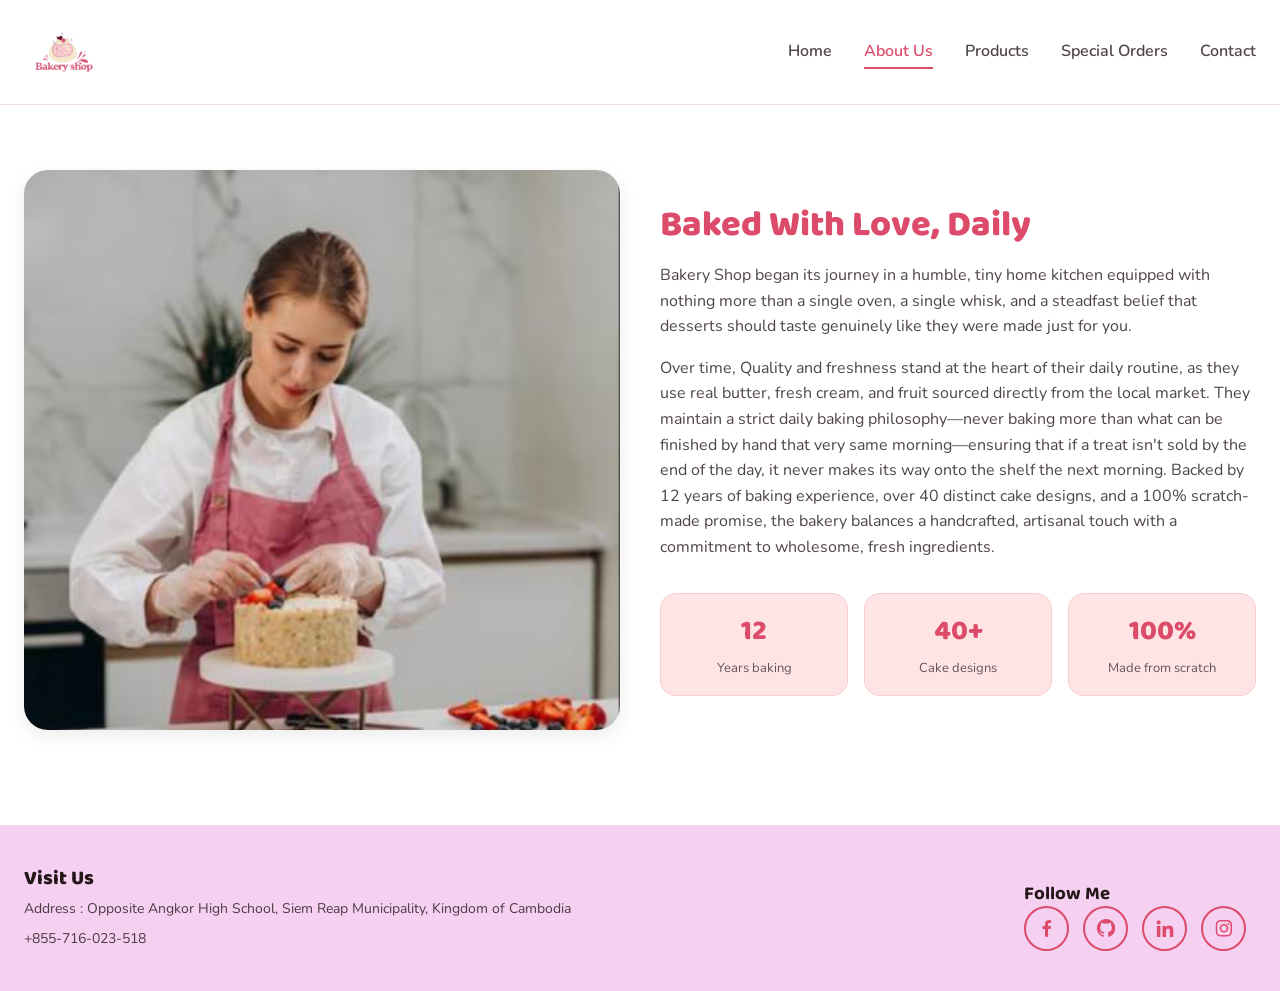
<file: html/about.html>
<!DOCTYPE html>
<html lang="en">
<head>
  <meta charset="utf-8" />
  <meta name="viewport" content="width=device-width, initial-scale=1" />
  <title>About Us — Bakery Shop</title>
  <meta name="description" content="Meet the small team behind Bakery Shop: scratch baking, seasonal fruit and hand-finished cakes made fresh every morning." />
   <!-- Boxicons -->
  <link href="https://unpkg.com/boxicons@2.1.4/css/boxicons.min.css" rel="stylesheet">
  <link rel="icon" href="images/logo.png" type="image/png" />
  <link rel="preconnect" href="https://fonts.googleapis.com" />
  <link rel="preconnect" href="https://fonts.gstatic.com" crossorigin />
  <link href="https://fonts.googleapis.com/css2?family=Baloo+2:wght@600;700;800&family=Nunito:wght@400;600;700&display=swap" rel="stylesheet" />
  <link rel="stylesheet" href="../css/style.css" />
</head>
<body>
  <header class="site-header">
    <div class="container header-inner">
      <a href="index.html" class="logo"><img src="../images/logo.png" alt="Bakery Shop logo" /></a>
      <nav class="nav">
        <a href="index.html">Home</a>
        <a href="about.html" class="active">About Us</a>
        <a href="products.html">Products</a>
        <a href="special-orders.html">Special Orders</a>
        <a href="contact.html">Contact</a>
      </nav>
    </div>
  </header>

  <main class="page container about-grid">
    <img src="../images/aboutus.png" alt="A hand-finished layer cake on a cake stand" class="about-image" />
    <div>
      <h1 class="page-title">Baked With Love, Daily</h1>
      <p class="body-text">Bakery Shop began its journey in a humble, tiny home kitchen equipped with nothing more than a single oven, a single whisk, and a steadfast belief that desserts should taste genuinely like they were made just for you.</p>
      <p class="body-text"> Over time, Quality and freshness stand at the heart of their daily routine, as they use real butter, fresh cream, and fruit sourced directly from the local market. They maintain a strict daily baking philosophy—never baking more than what can be finished by hand that very same morning—ensuring that if a treat isn't sold by the end of the day, it never makes its way onto the shelf the next morning. Backed by 12 years of baking experience, over 40 distinct cake designs, and a 100% scratch-made promise, the bakery balances a handcrafted, artisanal touch with a commitment to wholesome, fresh ingredients.</p>
      <dl class="stats">
        <div class="stat"><dt>12</dt><dd>Years baking</dd></div>
        <div class="stat"><dt>40+</dt><dd>Cake designs</dd></div>
        <div class="stat"><dt>100%</dt><dd>Made from scratch</dd></div>
      </dl>
    </div>
  </main>

  <footer class="site-footer">
    <div class="container footer-inner">
     <div>
        <h2>Visit Us</h2>
        <p>Address : Opposite Angkor High School, Siem Reap Municipality, Kingdom of Cambodia</p>
        <p>+855-716-023-518</p>
      </div>
      <div class="footer-social">
        <h3>Follow Me</h3>
        <div class="social-media">
          <a href="https://web.facebook.com/chhouk.sreyying/"><i class='bx bxl-facebook'></i></a>
          <a href="https://github.com/chhouksreyying-svg"><i class='bx bxl-github'></i></a>
          <a href="https://www.linkedin.com/in/chhouk-sreyying-0b2b1b21a/"><i class='bx bxl-linkedin'></i></a>
          <a href="https://www.instagram.com/dohyinn_/"><i class='bx bxl-instagram'></i></a>
        </div>
      </div>
    </div>
  </footer>
</body>
</html>
</file>
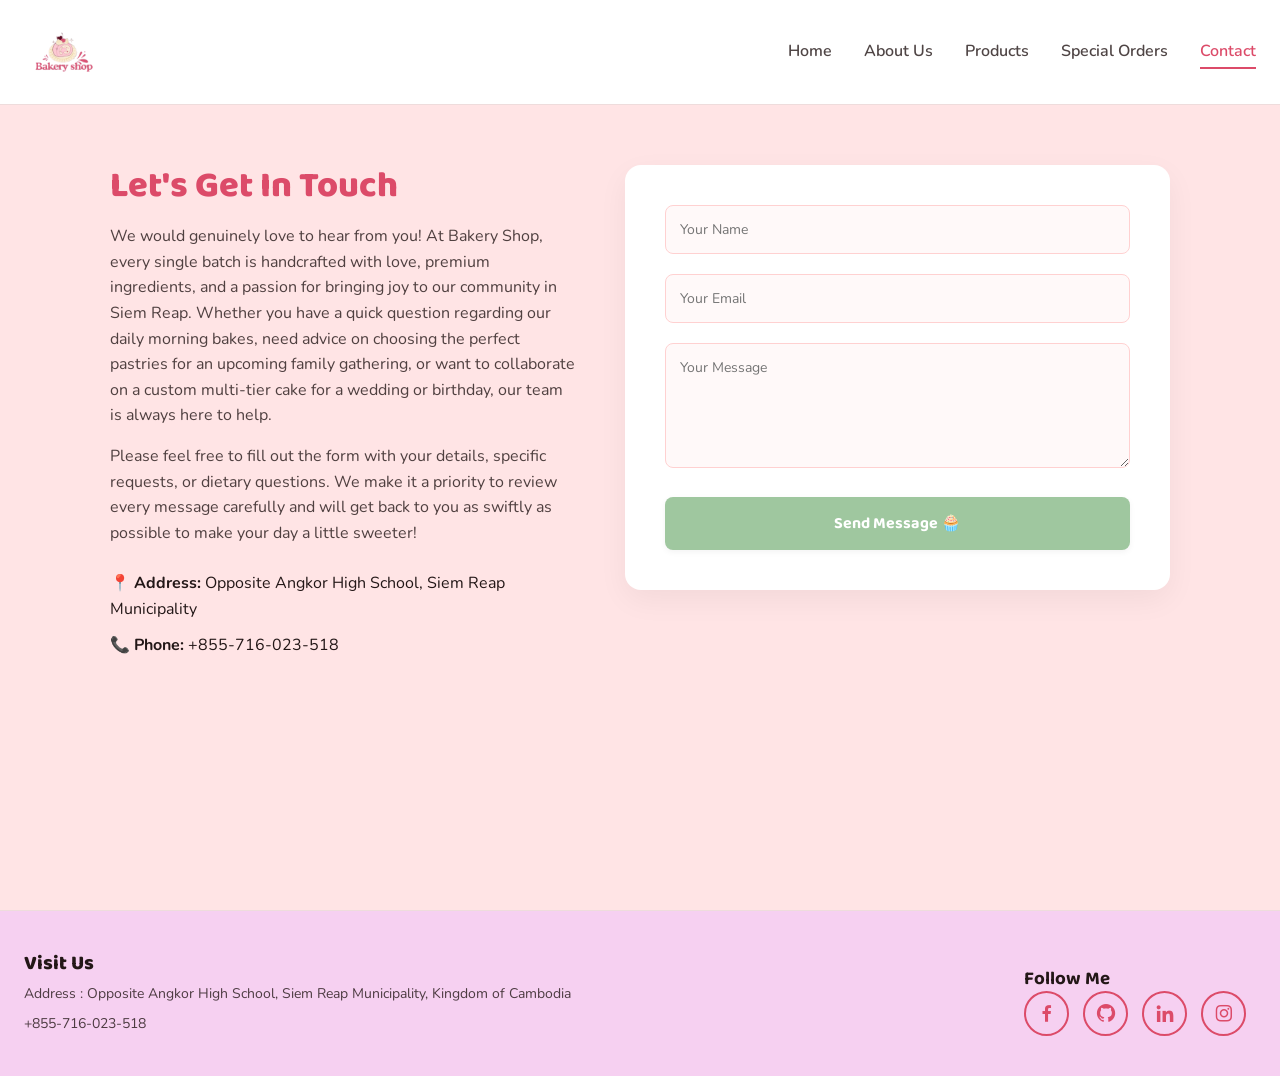
<file: html/contact.html>
<!DOCTYPE html>
<html lang="en">
<head>
  <meta charset="utf-8" />
  <meta name="viewport" content="width=device-width, initial-scale=1" />
  <title>Contact Bakery Shop — Questions &amp; Orders</title>
  <meta name="description" content="Get in touch with Bakery Shop about daily bakes, special orders or pickup times. We reply within one business day." />
  <link href="https://unpkg.com/boxicons@2.1.4/css/boxicons.min.css" rel="stylesheet">
  <link rel="icon" href="images/logo.png" type="image/png" />
  <link rel="preconnect" href="https://fonts.googleapis.com" />
  <link rel="preconnect" href="https://fonts.gstatic.com" crossorigin />
  <link href="https://fonts.googleapis.com/css2?family=Baloo+2:wght@600;700;800&family=Nunito:wght@400;600;700&display=swap" rel="stylesheet" />
  <link rel="stylesheet" href="../css/style.css" />
</head>
<body>
  <header class="site-header">
    <div class="container header-inner">
      <a href="index.html" class="logo"><img src="../images/logo.png" alt="Bakery Shop logo" /></a>
      <nav class="nav">
        <a href="index.html">Home</a>
        <a href="about.html">About Us</a>
        <a href="products.html">Products</a>
        <a href="special-orders.html">Special Orders</a>
        <a href="contact.html" class="active">Contact</a>
      </nav>
    </div>
  </header>

  <main class="section-blush">
    <div class="page container contact-container">
      <!-- Left Column: Detailed Text and Store Info -->
      <div class="contact-info">
        <h1 class="page-title">Let's Get In Touch</h1>
        <p class="body-text">
          We would genuinely love to hear from you! At Bakery Shop, every single batch is handcrafted with love, premium ingredients, and a passion for bringing joy to our community in Siem Reap. Whether you have a quick question regarding our daily morning bakes, need advice on choosing the perfect pastries for an upcoming family gathering, or want to collaborate on a custom multi-tier cake for a wedding or birthday, our team is always here to help. 
        </p>
        <p class="body-text" style="margin-top: 15px;">
          Please feel free to fill out the form with your details, specific requests, or dietary questions. We make it a priority to review every message carefully and will get back to you as swiftly as possible to make your day a little sweeter!
        </p>
        
        <div class="info-details" style="margin-top: 25px;">
          <p style="margin-bottom: 10px;"><strong>📍 Address:</strong> Opposite Angkor High School, Siem Reap Municipality</p>
          <p style="margin-bottom: 10px;"><strong>📞 Phone:</strong> +855-716-023-518</p>
        </div>
      </div>

      <!-- Right Column: Elevated Form Card -->
      <form id="contact-form" class="contact-form">
        <div class="input-group">
          <input required name="name" placeholder="Your Name" />
        </div>
        <div class="input-group">
          <input required type="email" name="email" placeholder="Your Email" />
        </div>
        <div class="input-group">
          <textarea required name="message" rows="5" placeholder="Your Message"></textarea>
        </div>
        <button type="submit" class="btn btn-mint submit-btn">Send Message 🧁</button>
      </form>
    </div>
  </main>

  <footer class="site-footer">
    <div class="container footer-inner">
      <div>
        <h2>Visit Us</h2>
        <p>Address : Opposite Angkor High School, Siem Reap Municipality, Kingdom of Cambodia</p>
        <p>+855-716-023-518</p>
      </div>
      <div class="footer-social">
        <h3>Follow Me</h3>
        <div class="social-media">
          <a href="https://web.facebook.com/chhouk.sreyying/"><i class='bx bxl-facebook'></i></a>
          <a href="https://github.com/chhouksreyying-svg"><i class='bx bxl-github'></i></a>
          <a href="https://www.linkedin.com/in/chhouk-sreyying-0b2b1b21a/"><i class='bx bxl-linkedin'></i></a>
          <a href="https://www.instagram.com/dohyinn_/"><i class='bx bxl-instagram'></i></a>
        </div>
      </div>
    </div>
  </footer>

  <script src="../javascript/script.js"></script>
  <script>setupContactForm();</script>
</body>
</html>
</file>
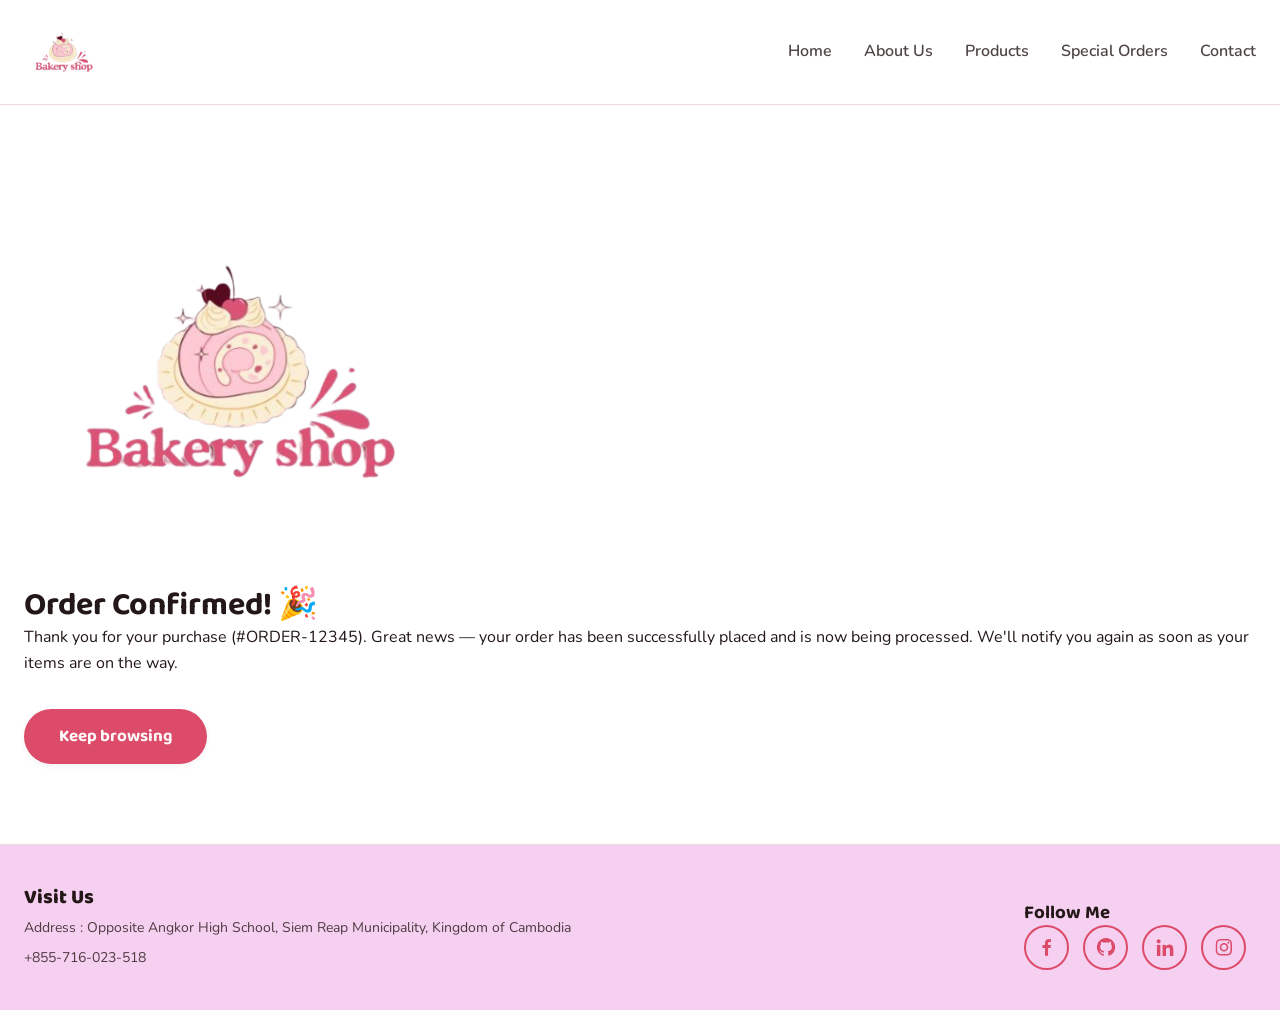
<file: html/order-confirmed.html>
<!DOCTYPE html>
<html lang="en">
<head>
  <meta charset="utf-8" />
  <meta name="viewport" content="width=device-width, initial-scale=1" />
  <title>Order Confirmed — Bakery Shop</title>
  <meta name="description" content="Your Bakery Shop order has been received. We'll be in touch shortly with pickup or delivery details." />
  <link href="https://unpkg.com/boxicons@2.1.4/css/boxicons.min.css" rel="stylesheet">
  <link rel="icon" href="images/logo.png" type="image/png" />
  <link rel="preconnect" href="https://fonts.googleapis.com" />
  <link rel="preconnect" href="https://fonts.gstatic.com" crossorigin />
  <link href="https://fonts.googleapis.com/css2?family=Baloo+2:wght@600;700;800&family=Nunito:wght@400;600;700&display=swap" rel="stylesheet" />
  <link rel="stylesheet" href="../css/style.css" />
</head>
<body>
  <header class="site-header">
    <div class="container header-inner">
      <a href="index.html" class="logo"><img src="../images/logo.png" alt="Bakery Shop logo" /></a>
      <nav class="nav">
        <a href="index.html">Home</a>
        <a href="about.html">About Us</a>
        <a href="products.html">Products</a>
        <a href="special-orders.html">Special Orders</a>
        <a href="contact.html">Contact</a>
      </nav>
    </div>
  </header>

  <main class="page container">
    <div class="confirmed">
      <img src="../images/logo.png" alt="Bakery Shop logo" />
      <h1>Order Confirmed! 🎉</h1>
      <p>Thank you for your purchase (#ORDER-12345). Great news — your order has been successfully placed and is now being processed. We'll notify you again as soon as your items are on the way.</p>
      <div style="margin-top:2rem">
        <a href="products.html" class="btn btn-blush">Keep browsing</a>
      </div>
    </div>
  </main>

  <footer class="site-footer">
    <div class="container footer-inner">
      <div>
        <h2>Visit Us</h2>
        <p>Address : Opposite Angkor High School, Siem Reap Municipality, Kingdom of Cambodia</p>
        <p>+855-716-023-518</p>
      </div>
      <div class="footer-social">
        <h3>Follow Me</h3>
        <div class="social-media">
          <a href="https://web.facebook.com/chhouk.sreyying/"><i class='bx bxl-facebook'></i></a>
          <a href="https://github.com/chhouksreyying-svg"><i class='bx bxl-github'></i></a>
          <a href="https://www.linkedin.com/in/chhouk-sreyying-0b2b1b21a/"><i class='bx bxl-linkedin'></i></a>
          <a href="https://www.instagram.com/dohyinn_/"><i class='bx bxl-instagram'></i></a>
        </div>
      </div>
    </div>
  </footer>
</body>
</html>
</file>
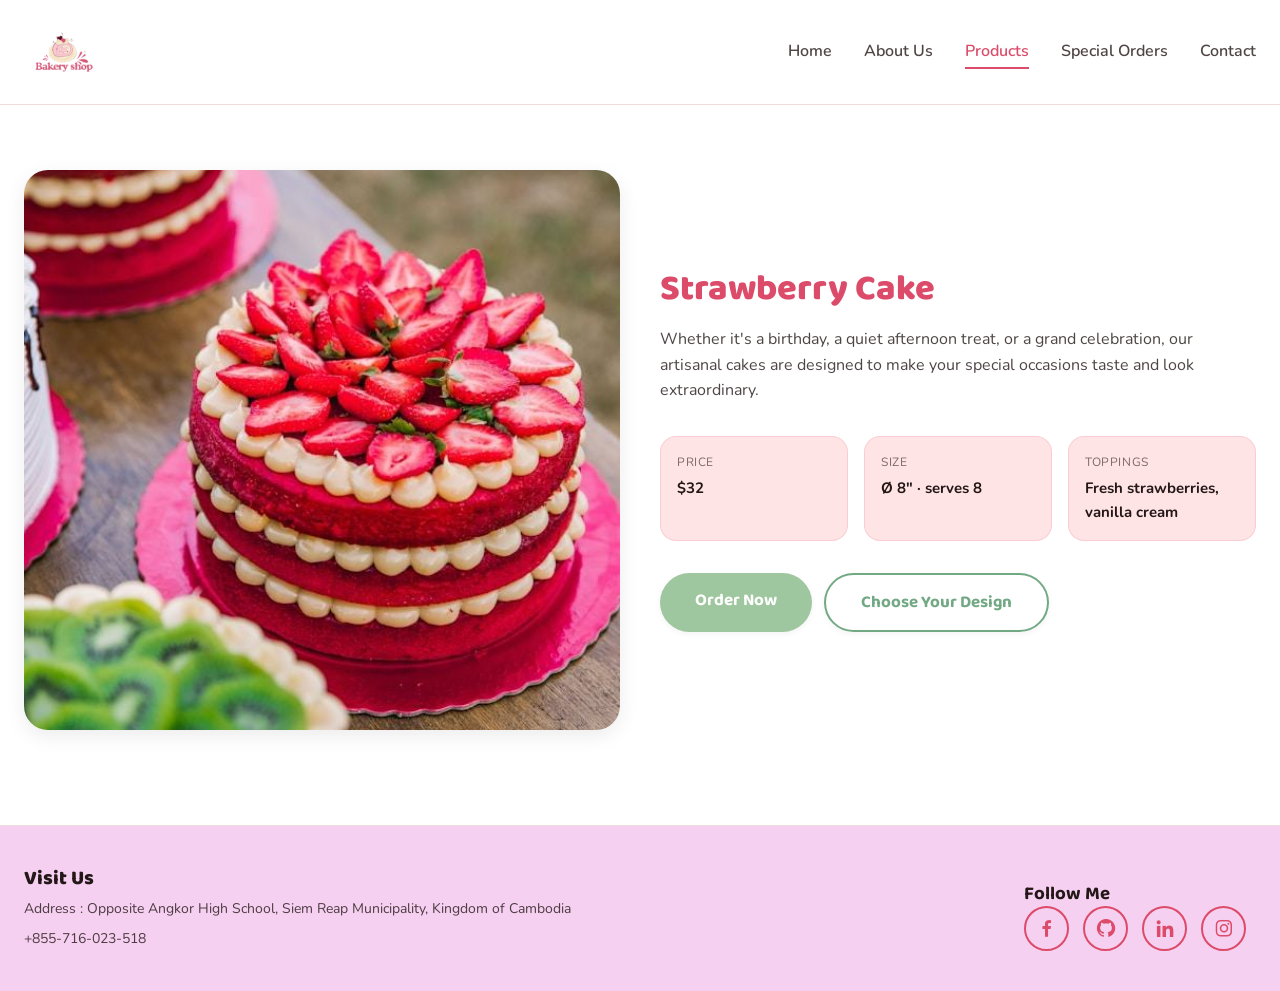
<file: html/product.html>
<!DOCTYPE html>
<html lang="en">
<head>
  <meta charset="utf-8" />
  <meta name="viewport" content="width=device-width, initial-scale=1" />
  <title>Cake — Bakery Shop</title>
  <meta name="description" content="Handcrafted cakes from Bakery Shop." />
   <!-- Boxicons -->
  <link href="https://unpkg.com/boxicons@2.1.4/css/boxicons.min.css" rel="stylesheet">
  <link rel="icon" href="images/logo.png" type="image/png" />
  <link rel="preconnect" href="https://fonts.googleapis.com" />
  <link rel="preconnect" href="https://fonts.gstatic.com" crossorigin />
  <link href="https://fonts.googleapis.com/css2?family=Baloo+2:wght@600;700;800&family=Nunito:wght@400;600;700&display=swap" rel="stylesheet" />
  <link rel="stylesheet" href="../css/style.css" />
</head>
<body>
  <header class="site-header">
    <div class="container header-inner">
      <a href="index.html" class="logo"><img src="../images/logo.png" alt="Bakery Shop logo" /></a>
      <nav class="nav">
        <a href="index.html">Home</a>
        <a href="about.html">About Us</a>
        <a href="products.html" class="active">Products</a>
        <a href="special-orders.html">Special Orders</a>
        <a href="contact.html">Contact</a>
      </nav>
    </div>
  </header>

  <main class="page container detail-grid">
    <img id="p-image" src="" alt="" class="detail-image" />
    <div>
      <h1 id="p-name" class="page-title"></h1>
      <p id="p-description" class="body-text"></p>

      <dl class="info-boxes">
        <div class="info-box"><dt>Price</dt><dd id="p-price"></dd></div>
        <div class="info-box"><dt>Size</dt><dd id="p-size"></dd></div>
        <div class="info-box"><dt>Toppings</dt><dd id="p-toppings"></dd></div>
      </dl>

      <div class="btn-row">
        <a href="order-confirmed.html" class="btn btn-mint">Order Now</a>
        <a href="special-orders.html" class="btn btn-outline">Choose Your Design</a>
      </div>
    </div>
  </main>

  <footer class="site-footer">
    <div class="container footer-inner">
      <div>
        <h2>Visit Us</h2>
        <p>Address : Opposite Angkor High School, Siem Reap Municipality, Kingdom of Cambodia</p>
        <p>+855-716-023-518</p>
      </div>
      <div class="footer-social">
        <h3>Follow Me</h3>
        <div class="social-media">
          <a href="https://web.facebook.com/chhouk.sreyying/"><i class='bx bxl-facebook'></i></a>
          <a href="https://github.com/chhouksreyying-svg"><i class='bx bxl-github'></i></a>
          <a href="https://www.linkedin.com/in/chhouk-sreyying-0b2b1b21a/"><i class='bx bxl-linkedin'></i></a>
          <a href="https://www.instagram.com/dohyinn_/"><i class='bx bxl-instagram'></i></a>
        </div>
      </div>
    </div>
  </footer>

  <script src="../javascript/script.js"></script>
  <script>renderProductDetail();</script>
</body>
</html>
</file>
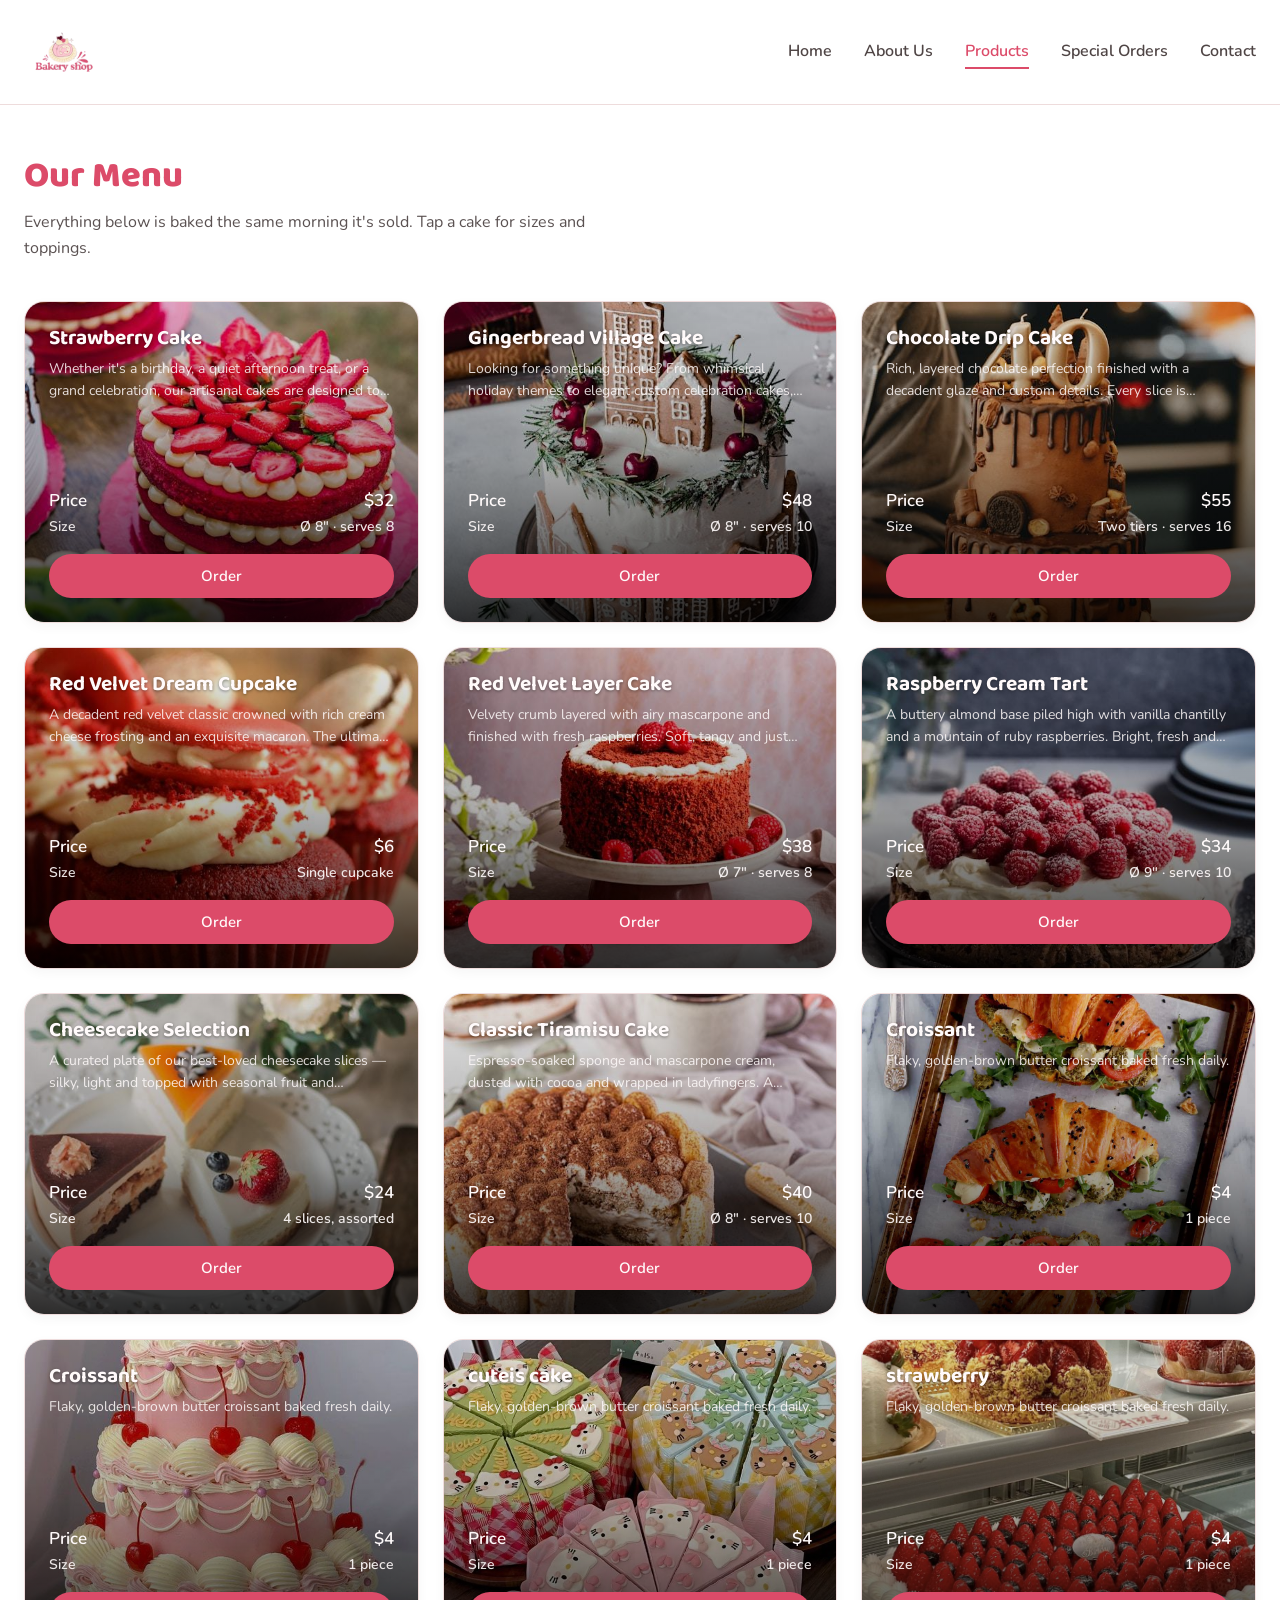
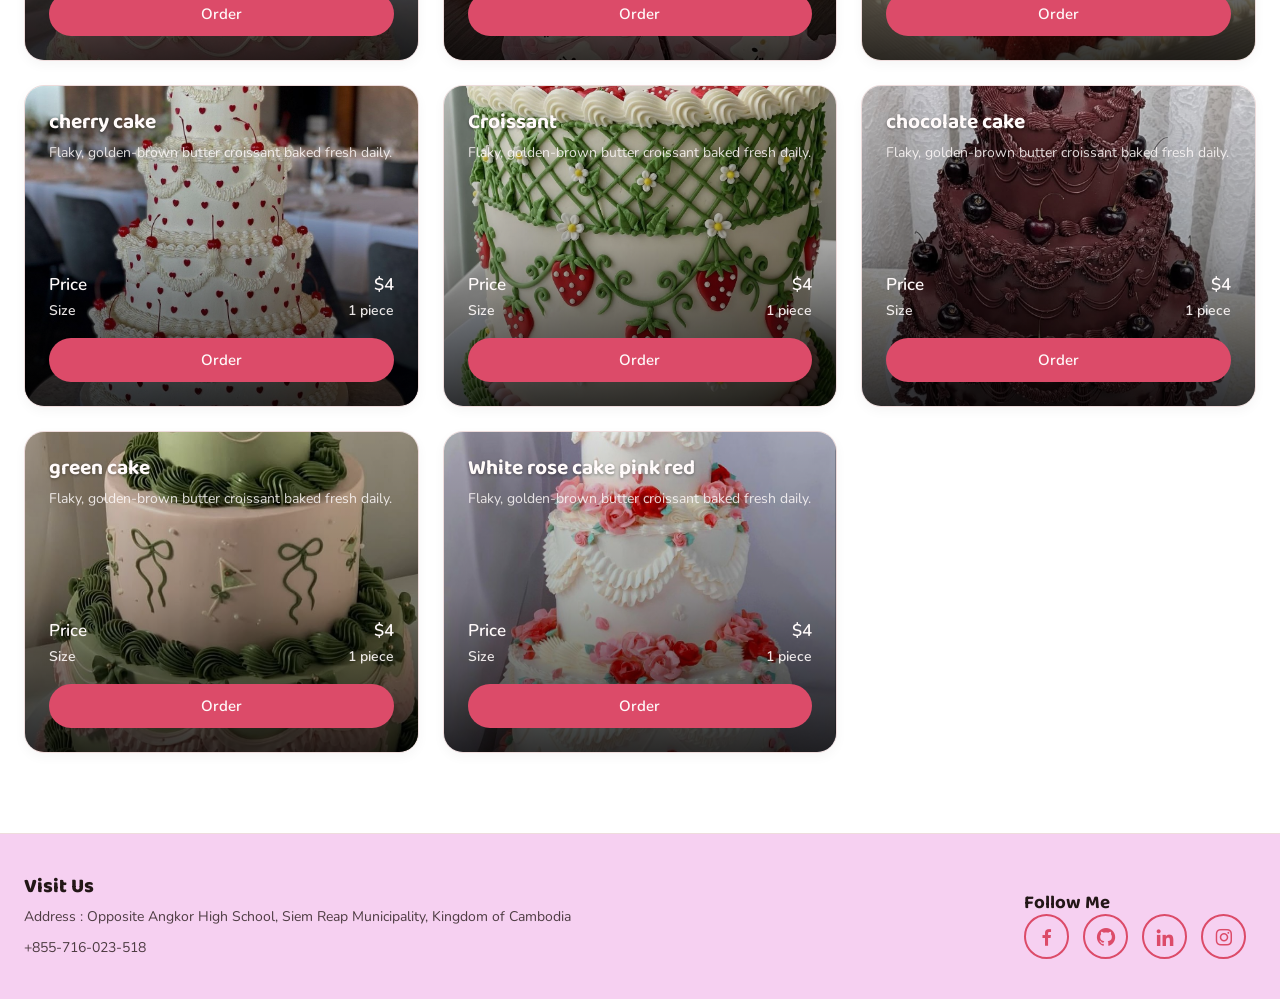
<file: html/products.html>
<!DOCTYPE html>
<html lang="en">
<head>
  <meta charset="utf-8" />
  <meta name="viewport" content="width=device-width, initial-scale=1" />
  <title>Cakes &amp; Desserts Menu — Bakery Shop</title>
  <meta name="description" content="Browse the full Bakery Shop menu: strawberry cake, chocolate drip, red velvet cupcakes, tarts, cheesecakes and tiramisu." />
   <!-- Boxicons -->
  <link href="https://unpkg.com/boxicons@2.1.4/css/boxicons.min.css"rel="stylesheet">
  <link rel="icon" href="images/logo.png" type="image/png" />
  <link rel="preconnect" href="https://fonts.googleapis.com" />
  <link rel="preconnect" href="https://fonts.gstatic.com" crossorigin />
  <link href="https://fonts.googleapis.com/css2?family=Baloo+2:wght@600;700;800&family=Nunito:wght@400;600;700&display=swap" rel="stylesheet" />
  <link rel="stylesheet" href="../css/style.css" />
</head>
<body>
  <header class="site-header">
    <div class="container header-inner">
      <a href="index.html" class="logo"><img src="../images/logo.png" alt="Bakery Shop logo" /></a>
      <nav class="nav">
        <a href="index.html">Home</a>
        <a href="about.html">About Us</a>
        <a href="products.html" class="active">Products</a>
        <a href="special-orders.html">Special Orders</a>
        <a href="contact.html">Contact</a>
      </nav>
    </div>
  </header>

  <main class="page container">
    <h1 class="page-title">Our Menu</h1>
    <p class="page-subtitle">Everything below is baked the same morning it's sold. Tap a cake for sizes and toppings.</p>
    <div id="menu-grid" class="menu-grid"></div>
  </main>

  <footer class="site-footer">
    <div class="container footer-inner">
      <div>
        <h2>Visit Us</h2>
        <p>Address : Opposite Angkor High School, Siem Reap Municipality, Kingdom of Cambodia</p>
        <p>+855-716-023-518</p>
      </div>
       <div class="footer-social">
        <h3>Follow Me</h3>
        <div class="social-media">
          <a href="https://web.facebook.com/chhouk.sreyying/"><i class='bx bxl-facebook'></i></a>
          <a href="https://github.com/chhouksreyying-svg"><i class='bx bxl-github'></i></a>
          <a href="https://www.linkedin.com/in/chhouk-sreyying-0b2b1b21a/"><i class='bx bxl-linkedin'></i></a>
          <a href="https://www.instagram.com/dohyinn_/"><i class='bx bxl-instagram'></i></a>
        </div>
      </div>
    </div>
  </footer>

  <script src="../javascript/script.js"></script>
  <script>renderMenu();</script>
</body>
</html>
</file>
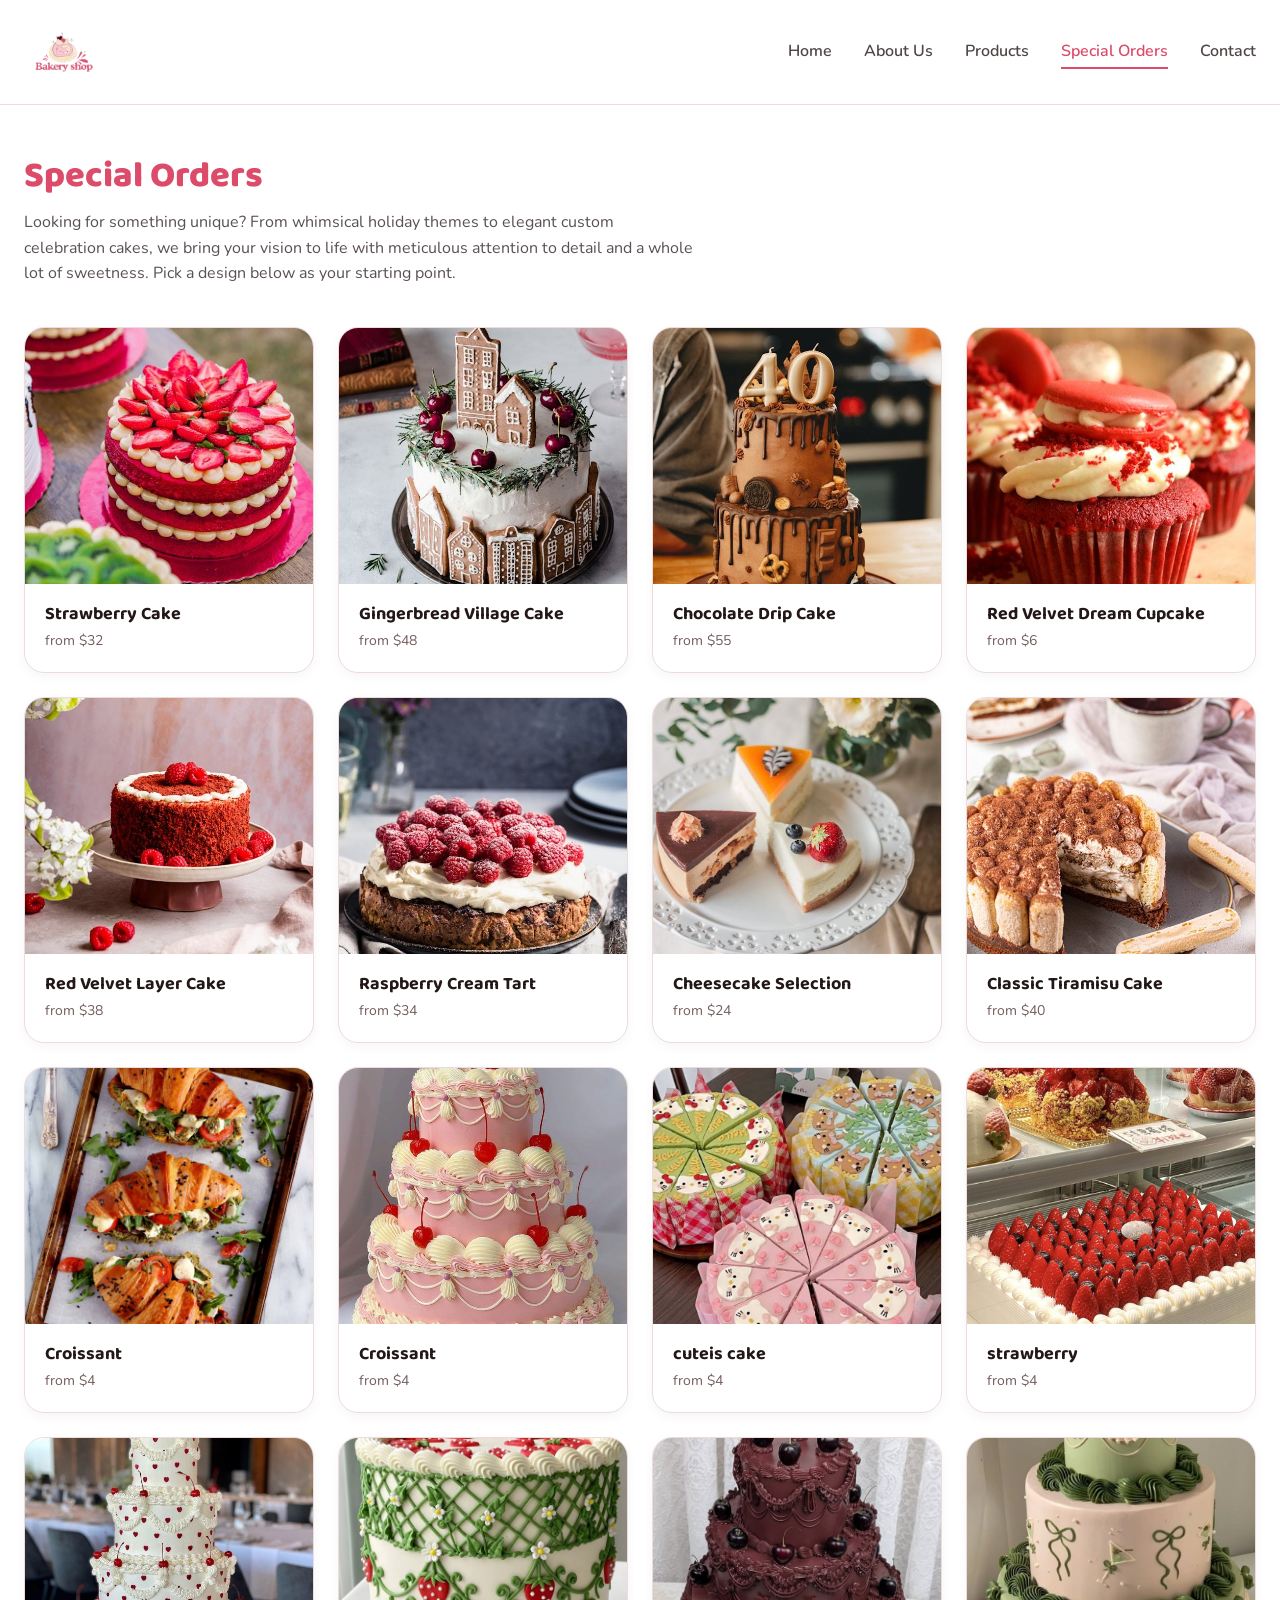
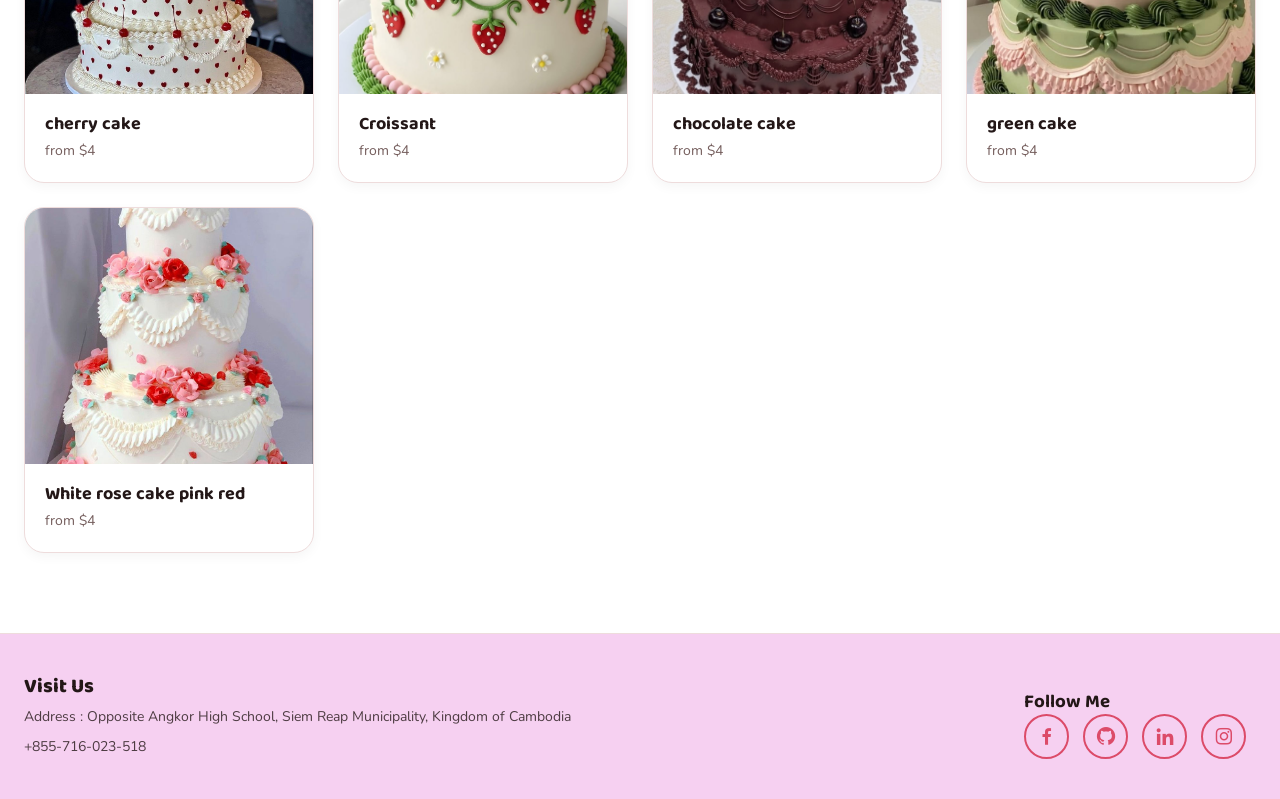
<file: html/special-orders.html>
<!DOCTYPE html>
<html lang="en">
<head>
  <meta charset="utf-8" />
  <meta name="viewport" content="width=device-width, initial-scale=1" />
  <title>Special Orders — Custom Celebration Cakes | Bakery Shop</title>
  <meta name="description" content="Design a custom celebration cake with Bakery Shop: pick a base, size, toppings and finish for birthdays, weddings and holidays." />
  <link href="https://unpkg.com/boxicons@2.1.4/css/boxicons.min.css" rel="stylesheet">
  <link rel="icon" href="images/logo.png" type="image/png" />
  <link rel="preconnect" href="https://fonts.googleapis.com" />
  <link rel="preconnect" href="https://fonts.gstatic.com" crossorigin />
  <link href="https://fonts.googleapis.com/css2?family=Baloo+2:wght@600;700;800&family=Nunito:wght@400;600;700&display=swap" rel="stylesheet" />
  <link rel="stylesheet" href="../css/style.css" />
</head>
<body>
  <header class="site-header">
    <div class="container header-inner">
      <a href="index.html" class="logo"><img src="../images/logo.png" alt="Bakery Shop logo" /></a>
      <nav class="nav">
        <a href="index.html">Home</a>
        <a href="about.html">About Us</a>
        <a href="products.html">Products</a>
        <a href="special-orders.html" class="active">Special Orders</a>
        <a href="contact.html">Contact</a>
      </nav>
    </div>
  </header>

  <main class="page container">
    <h1 class="page-title">Special Orders</h1>
    <p class="page-subtitle" style="max-width:42rem">Looking for something unique? From whimsical holiday themes to elegant custom celebration cakes, we bring your vision to life with meticulous attention to detail and a whole lot of sweetness. Pick a design below as your starting point.</p>
    <div id="special-grid" class="card-grid four tall"></div>
  </main>

  <footer class="site-footer">
    <div class="container footer-inner">
      <div>
        <h2>Visit Us</h2>
        <p>Address : Opposite Angkor High School, Siem Reap Municipality, Kingdom of Cambodia</p>
        <p>+855-716-023-518</p>
      </div>
      <div class="footer-social">
        <h3>Follow Me</h3>
        <div class="social-media">
          <a href="https://web.facebook.com/chhouk.sreyying/"><i class='bx bxl-facebook'></i></a>
          <a href="https://github.com/chhouksreyying-svg"><i class='bx bxl-github'></i></a>
          <a href="https://www.linkedin.com/in/chhouk-sreyying-0b2b1b21a/"><i class='bx bxl-linkedin'></i></a>
          <a href="https://www.instagram.com/dohyinn_/"><i class='bx bxl-instagram'></i></a>
        </div>
      </div>
    </div>
  </footer>

  <script src="../javascript/script.js"></script>
  <script>renderSpecialOrders();</script>
</body>
</html>
</file>
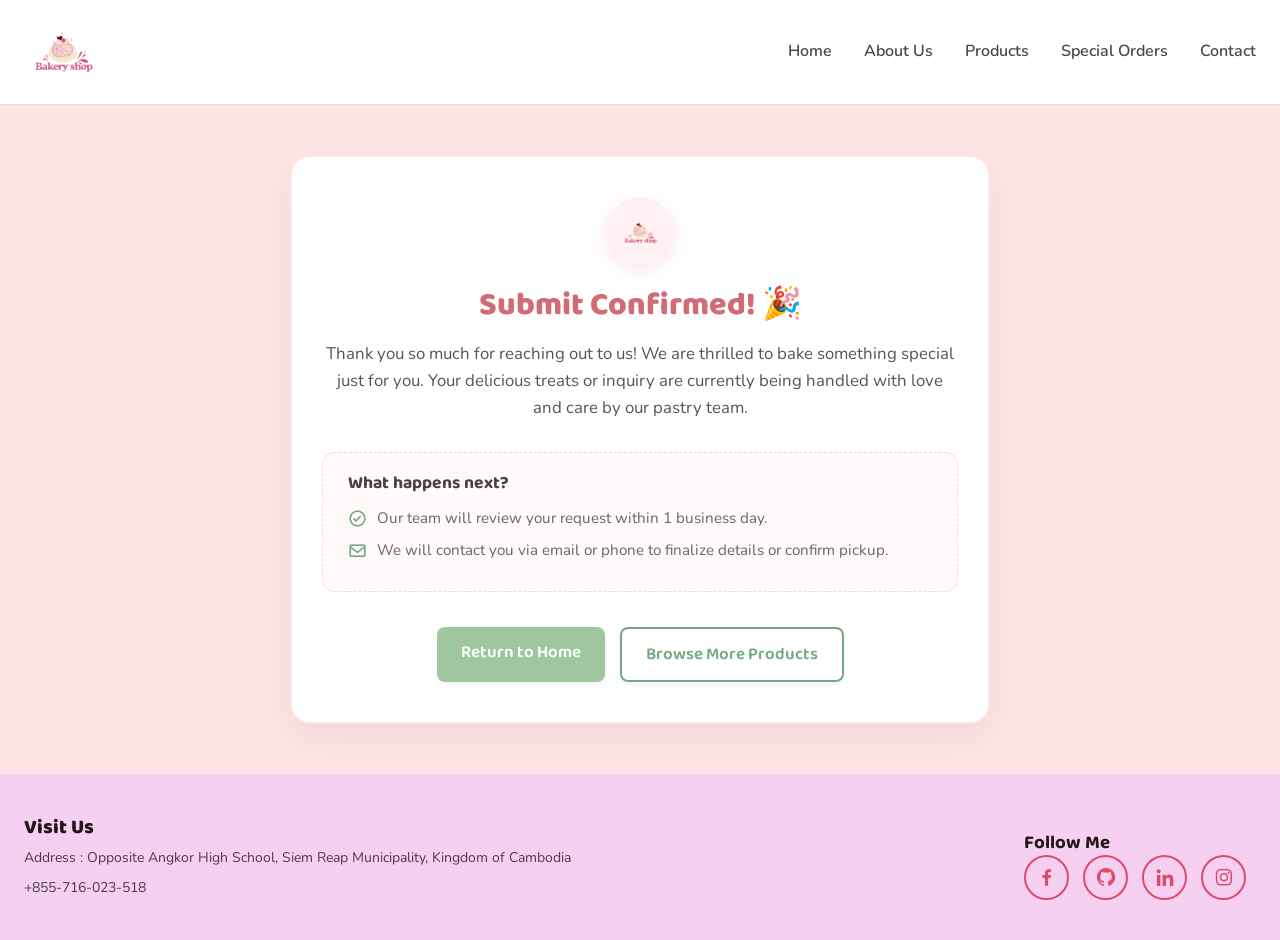
<file: html/submit-confirmed.html>
<!DOCTYPE html>
<html lang="en">
<head>
  <meta charset="utf-8" />
  <meta name="viewport" content="width=device-width, initial-scale=1" />
  <title>Order Confirmed — Bakery Shop</title>
  <meta name="description" content="Your order or message has been successfully submitted to Bakery Shop." />
  <link href="https://unpkg.com/boxicons@2.1.4/css/boxicons.min.css" rel="stylesheet">
  <link rel="icon" href="../images/logo.png" type="image/png" />
  <link rel="preconnect" href="https://fonts.googleapis.com" />
  <link rel="preconnect" href="https://fonts.gstatic.com" crossorigin />
  <link href="https://fonts.googleapis.com/css2?family=Baloo+2:wght@600;700;800&family=Nunito:wght@400;600;700&display=swap" rel="stylesheet" />
  <link rel="stylesheet" href="../css/style.css" />
</head>
<body>
  <header class="site-header">
    <div class="container header-inner">
      <a href="index.html" class="logo"><img src="../images/logo.png" alt="Bakery Shop logo" /></a>
      <nav class="nav">
        <a href="index.html">Home</a>
        <a href="about.html">About Us</a>
        <a href="products.html">Products</a>
        <a href="special-orders.html">Special Orders</a>
        <a href="contact.html">Contact</a>
      </nav>
    </div>
  </header>

  <main class="section-blush">
    <div class="container confirmation-page-wrapper">
      <div class="confirmation-card">
        
        <!-- Small Logo Badge / Icon -->
        <div class="conf-badge">
          <img src="../images/logo.png" alt="Bakery shop icon" />
        </div>

        <h1 class="page-title">Submit Confirmed! 🎉</h1>
        
        <p class="body-text confirmation-intro">
          Thank you so much for reaching out to us! We are thrilled to bake something special just for you. Your delicious treats or inquiry are currently being handled with love and care by our pastry team.
        </p>

        <!-- Next Steps Box -->
        <div class="next-steps-box">
          <h3>What happens next?</h3>
          <ul>
            <li><i class='bx bx-check-circle'></i> Our team will review your request within 1 business day.</li>
            <li><i class='bx bx-envelope'></i> We will contact you via email or phone to finalize details or confirm pickup.</li>
          </ul>
        </div>

        <!-- Action Buttons -->
        <div class="confirmation-actions">
          <a href="index.html" class="btn btn-mint">Return to Home</a>
          <a href="products.html" class="btn btn-outline">Browse More Products</a>
        </div>

      </div>
    </div>
  </main>

  <footer class="site-footer">
    <div class="container footer-inner">
      <div>
        <h2>Visit Us</h2>
        <p>Address : Opposite Angkor High School, Siem Reap Municipality, Kingdom of Cambodia</p>
        <p>+855-716-023-518</p>
      </div>
      <div class="footer-social">
        <h3>Follow Me</h3>
        <div class="social-media">
          <a href="https://web.facebook.com/chhouk.sreyying/"><i class='bx bxl-facebook'></i></a>
          <a href="https://github.com/chhouksreyying-svg"><i class='bx bxl-github'></i></a>
          <a href="https://www.linkedin.com/in/chhouk-sreyying-0b2b1b21a/"><i class='bx bxl-linkedin'></i></a>
          <a href="https://www.instagram.com/dohyinn_/"><i class='bx bxl-instagram'></i></a>
        </div>
      </div>
    </div>
  </footer>

  <script src="../javascript/script.js"></script>
</body>
</html>
</file>
<file: css/style.css>
/* Bakery Shop — Full Screen Hero & Pixel-Based Styles */

:root {
  --background: #ffffff;
  --foreground: oklch(0.22 0.02 20);
  --primary: oklch(0.62 0.18 12);
  --primary-foreground: oklch(0.99 0.005 20);
  --muted-foreground: oklch(0.5 0.03 20);
  --border: oklch(0.91 0.02 20);
  --mint: oklch(0.79 0.07 145);
  --blush: oklch(0.94 0.03 15);
  --footer: oklch(0.9 0.06 330);
  --font-display: "Baloo 2", ui-rounded, system-ui, sans-serif;
  --font-sans: "Nunito", ui-sans-serif, system-ui, sans-serif;
}

*,
*::before,
*::after {
  margin: 0;
  padding: 0;
  box-sizing: border-box;
}

html {
  font-size: 16px;
  scroll-behavior: smooth;
}

body {
  background: var(--background);
  color: var(--foreground);
  font-family: var(--font-sans);
  line-height: 1.6;
  display: flex;
  flex-direction: column;
  min-height: 100vh;
  width: 100%;
  overflow-x: hidden;
}

main {
  flex: 1;
  width: 100%;
}

h1,
h2,
h3,
h4 {
  font-family: var(--font-display);
  line-height: 1.2;
}

img {
  display: block;
  max-width: 100%;
  height: auto;
}

a {
  color: inherit;
  text-decoration: none;
}

/* ---------- Layout Containers ---------- */
.container {
  width: 100%;
  max-width: 1280px;
  margin: 0 auto;
  padding-left: 24px;
  padding-right: 24px;
}

.center {
  text-align: center;
}

/* ---------- Header ---------- */
.site-header {
  width: 100%;
  position: sticky;
  top: 0;
  z-index: 1000;
  background: rgba(255, 255, 255, 0.95);
  backdrop-filter: blur(8px);
  border-bottom: 1px solid var(--border);
}

.header-inner {
  width: 100%;
  max-width: 1280px;
  margin: 0 auto;
  display: flex;
  align-items: center;
  justify-content: space-between;
  gap: 16px;
  padding: 12px 24px;
}

.logo img {
  height: 80px;
  width: 80px;
  object-fit: contain;
  transition: transform 0.2s ease;
}

.logo img:hover {
  transform: scale(1.03);
}

.nav {
  display: flex;
  flex-wrap: wrap;
  gap: 16px 32px;
  font-weight: 600;
  justify-content: flex-end;
}

.nav a {
  color: color-mix(in oklch, var(--foreground) 80%, transparent);
  transition: color 0.2s ease;
  position: relative;
}

.nav a::after {
  content: '';
  position: absolute;
  width: 0;
  height: 2px;
  bottom: -4px;
  left: 0;
  background-color: var(--primary);
  transition: width 0.2s ease;
}

.nav a:hover::after,
.nav a.active::after {
  width: 100%;
}

.nav a:hover,
.nav a.active {
  color: var(--primary);
}

/* ---------- Buttons ---------- */
.btn {
  display: inline-block;
  padding: 14px 35px;
  border: none;
  border-radius: 9999px;
  font-family: var(--font-display);
  font-size: 17px;
  font-weight: 700;
  cursor: pointer;
  text-align: center;
  transition: transform 0.15s ease, filter 0.15s ease, box-shadow 0.15s ease;
  box-shadow: 0 2px 6px rgba(0, 0, 0, 0.05);
}

.btn:hover {
  transform: translateY(-2px);
  filter: brightness(1.05);
  box-shadow: 0 4px 12px rgba(0, 0, 0, 0.1);
}

.btn-mint {
  background: var(--mint);
  color: #fff;
}

.btn-blush {
  background: var(--primary);
  color: var(--primary-foreground);
}

.btn-outline {
  background: transparent;
  border: 1px solid var(--border);
  color: var(--foreground);
}

.btn-row {
  margin-top: 32px;
  display: flex;
  flex-wrap: wrap;
  gap: 12px;
}

/* ---------- Hero Section (Full Screen Size) ---------- */
.hero {
  width: 100%;
  max-width: 1280px;
  margin: 0 auto;
  display: grid;
  grid-template-columns: 1fr 1fr;
  align-items: center;
  min-height: calc(100vh - 95px);
  padding: 40px 24px;
  gap: 40px;
}

.hero-text {
  display: flex;
  flex-direction: column;
  justify-content: center;
  padding: 24px 0;
}

.hero-text h1 {
  font-size: clamp(38px, 4.5vw, 56px);
  font-weight: 800;
  line-height: 1.15;
  color: var(--primary);
}

.hero-text p {
  margin: 16px 0 28px;
  max-width: 520px;
  color: color-mix(in oklch, var(--foreground) 80%, transparent);
  font-size: 17px;
}

.hero-text .btn {
  align-self: flex-start;
}

.hero-image {
  width: 120%;
  height: 100%;
  max-height: 560px;
  border-radius: 24px;
  overflow: hidden;
  box-shadow: 0 6px 20px rgba(0, 0, 0, 0.08);
}

.hero-image img {
  width: 100%;
  height: 100%;
  object-fit: cover;
}

/* ---------- Sections / Pages ---------- */
.section {
  width: 100%;
  padding: 80px 24px;
}

.section-blush {
  background: var(--blush);
  width: 100%;
}

.page {
  width: 100%;
  max-width: 1280px;
  margin: 0 auto;
  padding: 50px 24px 80px 24px;
}

.section-title {
  font-size: 36px;
  font-weight: 800;
  color: var(--primary);
  text-align: center;
}

.section-subtitle {
  margin: 12px auto 0;
  max-width: 580px;
  text-align: center;
  color: color-mix(in oklch, var(--foreground) 75%, transparent);
}

.page-title {
  font-size: 36px;
  font-weight: 800;
  color: var(--primary);
}

.page-subtitle {
  margin-top: 12px;
  max-width: 580px;
  color: color-mix(in oklch, var(--foreground) 75%, transparent);
}

.body-text {
  margin-top: 16px;
  color: color-mix(in oklch, var(--foreground) 80%, transparent);
}

/* ---------- About Page (Full Screen Size Match) ---------- */
.about-grid {
  display: grid;
  gap: 40px;
  align-items: center;
  max-width: 1280px;
  width: 100%;
  margin: 0 auto;
  min-height: calc(100vh - 180px);
}

@media (min-width: 768px) {
  .about-grid {
    grid-template-columns: 1fr 1fr;
  }
}

.about-image {
  border-radius: 24px;
  box-shadow: 0 6px 20px rgba(0, 0, 0, 0.08);
  width: 100%;
  max-height: 560px;
  object-fit: cover;
}

.stats {
  margin-top: 32px;
  display: grid;
  grid-template-columns: repeat(3, 1fr);
  gap: 16px;
  text-align: center;
}

.stat {
  background: var(--blush);
  border-radius: 16px;
  padding: 16px;
  border: 1px solid color-mix(in oklch, var(--primary) 15%, transparent);
}

.stat dt {
  font-family: var(--font-display);
  font-size: 28px;
  font-weight: 800;
  color: var(--primary);
}

.stat dd {
  margin-top: 4px;
  font-size: 13px;
  color: color-mix(in oklch, var(--foreground) 70%, transparent);
}

/* ---------- Simple Product Cards ---------- */
.card-grid {
  margin-top: 40px;
  display: grid;
  gap: 24px;
  grid-template-columns: repeat(auto-fit, minmax(260px, 1fr));
  width: 100%;
}

@media (min-width: 1024px) {
  .card-grid.four {
    grid-template-columns: repeat(4, 1fr);
  }
}

.card {
  display: flex;
  flex-direction: column;
  background: #fff;
  border-radius: 20px;
  overflow: hidden;
  box-shadow: 0 4px 12px rgba(0, 0, 0, 0.04);
  transition: transform 0.25s ease, box-shadow 0.25s ease;
  border: 1px solid var(--border);
}

.card:hover {
  transform: translateY(-6px);
  box-shadow: 0 10px 24px rgba(0, 0, 0, 0.08);
}

.card img {
  height: 224px;
  width: 100%;
  object-fit: cover;
  transition: transform 0.4s ease;
}

.card-grid.tall .card img {
  height: 256px;
}

.card:hover img {
  transform: scale(1.04);
}

.card-body {
  padding: 20px;
  display: flex;
  flex-direction: column;
  flex-grow: 1;
}

.card-body h3 {
  font-size: 18px;
  font-weight: 700;
}

.card-body p {
  margin-top: 4px;
  font-size: 14px;
  color: var(--muted-foreground);
}

/* ---------- Menu Overlay Cards ---------- */
.menu-grid {
  margin-top: 40px;
  display: grid;
  gap: 24px;
  grid-template-columns: repeat(auto-fill, minmax(300px, 1fr));
  width: 100%;
}

.menu-card {
  position: relative;
  overflow: hidden;
  border-radius: 20px;
  box-shadow: 0 4px 12px rgba(0, 0, 0, 0.04);
  border: 1px solid var(--border);
  background: #fff;
}

.menu-card>img {
  height: 320px;
  width: 100%;
  object-fit: cover;
  transition: transform 0.4s ease;
}

.menu-card:hover>img {
  transform: scale(1.04);
}

.menu-overlay {
  position: absolute;
  inset: 0;
  display: flex;
  flex-direction: column;
  justify-content: space-between;
  padding: 24px;
  background: linear-gradient(to top, rgba(0, 0, 0, 0.8), rgba(0, 0, 0, 0.3) 50%, rgba(0, 0, 0, 0.1));
  color: var(--primary-foreground);
}

.menu-overlay h2 {
  font-size: 21px;
  font-weight: 700;
  text-shadow: 0 1px 3px rgba(0, 0, 0, 0.4);
}

.menu-overlay .desc {
  margin-top: 6px;
  font-size: 14px;
  color: color-mix(in oklch, var(--primary-foreground) 85%, transparent);
  display: -webkit-box;
  line-clamp: 2;
  -webkit-line-clamp: 2;
  -webkit-box-orient: vertical;
  overflow: hidden;
}

.menu-row {
  display: flex;
  justify-content: space-between;
  font-size: 17px;
  font-weight: 600;
}

.menu-row.small {
  font-size: 14px;
  color: color-mix(in oklch, var(--primary-foreground) 90%, transparent);
  margin-top: 2px;
}

.menu-order {
  margin-top: 16px;
  display: block;
  text-align: center;
  background: var(--primary);
  color: var(--primary-foreground);
  border-radius: 9999px;
  padding: 10px 0;
  font-size: 15px;
  font-weight: 600;
  transition: filter 0.15s ease;
}

.menu-order:hover {
  filter: brightness(1.1);
}

/* ---------- Product Detail Page (Full Screen Size Match) ---------- */
.detail-grid {
  display: grid;
  gap: 40px;
  align-items: center;
  max-width: 1280px;
  width: 100%;
  margin: 0 auto;
  min-height: calc(100vh - 180px);
}

@media (min-width: 768px) {
  .detail-grid {
    grid-template-columns: 1fr 1fr;
  }
}

.detail-image {
  width: 100%;
  max-height: 560px;
  border-radius: 24px;
  object-fit: cover;
  box-shadow: 0 6px 20px rgba(0, 0, 0, 0.08);
}

.info-boxes {
  margin-top: 32px;
  display: grid;
  grid-template-columns: repeat(3, 1fr);
  gap: 16px;
}

.info-box {
  background: var(--blush);
  border-radius: 16px;
  padding: 16px;
  border: 1px solid color-mix(in oklch, var(--primary) 15%, transparent);
}

.info-box dt {
  font-size: 12px;
  text-transform: uppercase;
  letter-spacing: 0.05em;
  color: color-mix(in oklch, var(--foreground) 60%, transparent);
}

.info-box dd {
  margin-top: 4px;
  font-weight: 700;
  font-size: 15px;
}

/* ---------- Footer ---------- */
.site-footer {
  background: var(--footer);
  margin-top: auto;
  width: 100%;
  border-top: 1px solid var(--border);
}

.footer-inner {
  width: 100%;
  max-width: 1280px;
  margin: 0 auto;
  display: flex;
  flex-wrap: wrap;
  gap: 24px;
  align-items: flex-end;
  justify-content: space-between;
  padding: 40px 24px;
}

.footer-inner h2 {
  font-size: 20px;
  font-weight: 800;
}

.footer-inner p {
  margin-top: 8px;
  font-size: 14px;
  color: color-mix(in oklch, var(--foreground) 80%, transparent);
}

.footer-social a {
  display: inline-flex;
  justify-content: center;
  align-items: center;
  width: 45px;
  height: 45px;
  border: 2px solid var(--primary);
  border-radius: 50%;
  color: var(--primary);
  text-decoration: none;
  font-size: 22px;
  margin-right: 10px;
  transition: 0.4s;
}

.footer-social a:hover {
  background: var(--primary);
  color: var(--background);
  transform: translateY(-5px);
  box-shadow: 0 0 20px var(--primary);
}

.footer-bottom {
  text-align: center;
  margin-top: 50px;
  padding-top: 20px;
}

.footer-bottom p {
  color: #bdbdbd;
  font-size: 15px;
}

/* ---------- Media Queries for Mobile Fine-Tuning ---------- */
@media (max-width: 768px) {
  .header-inner {
    flex-direction: column;
    align-items: center;
    padding: 16px;
  }

  .nav {
    justify-content: center;
    gap: 12px 20px;
  }

  .hero {
    grid-template-columns: 1fr;
    min-height: auto;
    padding: 40px 24px;
  }

  .hero-text {
    padding: 16px 0;
    align-items: center;
    text-align: center;
  }

  .hero-text p {
    margin-left: auto;
    margin-right: auto;
  }

  .hero-text .btn {
    align-self: center;
  }

  .hero-image {
    min-height: 280px;
  }

  .info-boxes,
  .stats {
    grid-template-columns: repeat(2, 1fr);
  }

  .footer-inner {
    flex-direction: column;
    align-items: flex-start;
  }
}

@media (max-width: 480px) {

  .info-boxes,
  .stats {
    grid-template-columns: 1fr;
  }
}

/* ---------- Contact ---------- */

.contact-container {
    display: flex;
    align-items: flex-start;
    gap: 50px;
    padding: 60px 20px;
    max-width: 1100px;
    margin: 0 auto;
    min-height: calc(100vh - 95px);
}

.contact-info, .contact-form {
    flex: 1;
}

/* Elevate the form box with a white background and card shadow */
.contact-form {
    background: #ffffff;
    padding: 40px;
    border-radius: 16px;
    box-shadow: 0 10px 30px rgba(0, 0, 0, 0.05);
}

/* Style input fields nicely */
.contact-form input, 
.contact-form textarea {
    width: 100%;
    padding: 14px;
    margin-bottom: 20px;
    border: 1px solid #ffd1d1;
    border-radius: 8px;
    background-color: #fff9f9;
    font-size: 14px;
    font-family: inherit;
    transition: all 0.3s ease;
}

.contact-form input:focus, 
.contact-form textarea:focus {
    border-color: #e07a84;
    outline: none;
    box-shadow: 0 0 0 3px rgba(224, 122, 132, 0.15);
}

/* Full-width styling for the submit button */
.submit-btn {
    width: 100%;
    padding: 14px;
    font-size: 16px;
    cursor: pointer;
    border-radius: 8px;
    transition: background 0.3s ease, transform 0.2s ease;
}

.submit-btn:hover {
    transform: translateY(-2px);
}

/* Responsive adjustment for mobile screens */
@media (max-width: 768px) {
    .contact-container {
        flex-direction: column;
        gap: 30px;
    }
}

/* ---------- Order confirmed ---------- */

.confirmation-page-wrapper {
    display: flex;
    justify-content: center;
    align-items: center;
    padding: 50px 20px;
}

.confirmation-card {
    background: #ffffff;
    max-width: 700px;
    width: 100%;
    padding: 40px 30px;
    border-radius: 20px;
    box-shadow: 0 15px 35px rgba(0, 0, 0, 0.06);
    text-align: center;
    border: 2px solid #ffe6e6;
}

.conf-badge {
    width: 70px;
    height: 70px;
    margin: 0 auto 20px auto;
    background: #fff0f3;
    border-radius: 50%;
    display: flex;
    align-items: center;
    justify-content: center;
    box-shadow: 0 5px 15px rgba(224, 122, 132, 0.15);
}

.conf-badge img {
    width: 45px;
    height: 45px;
    object-fit: contain;
}

.confirmation-card .page-title {
    font-size: 2rem;
    color: #d16b75;
    margin-bottom: 15px;
}

.confirmation-intro {
    font-size: 1.05rem;
    line-height: 1.6;
    color: #555;
    margin-bottom: 30px;
}

/* Next Steps Container */
.next-steps-box {
    background: #fff9f9;
    border: 1px dashed #ffd1d1;
    border-radius: 12px;
    padding: 20px 25px;
    text-align: left;
    margin-bottom: 35px;
}

.next-steps-box h3 {
    font-size: 1.1rem;
    color: #444;
    margin-bottom: 12px;
    font-family: 'Baloo 2', cursive;
}

.next-steps-box ul {
    list-style: none;
    padding: 0;
    margin: 0;
}

.next-steps-box li {
    font-size: 0.95rem;
    color: #666;
    margin-bottom: 8px;
    display: flex;
    align-items: center;
    gap: 10px;
}

.next-steps-box li i {
    color: #72a984;
    font-size: 1.2rem;
}

/* Action Buttons Container */
.confirmation-actions {
    display: flex;
    gap: 15px;
    justify-content: center;
}

.confirmation-actions .btn {
    padding: 12px 24px;
    border-radius: 8px;
    font-weight: 600;
    text-decoration: none;
    transition: all 0.3s ease;
}

.btn-outline {
    background: transparent;
    border: 2px solid #72a984;
    color: #72a984;
}

.btn-outline:hover {
    background: #72a984;
    color: #fff;
}

/* Responsive adjustments */
@media (max-width: 600px) {
    .confirmation-actions {
        flex-direction: column;
    }
    .confirmation-card {
        padding: 30px 20px;
    }
}
</file>
